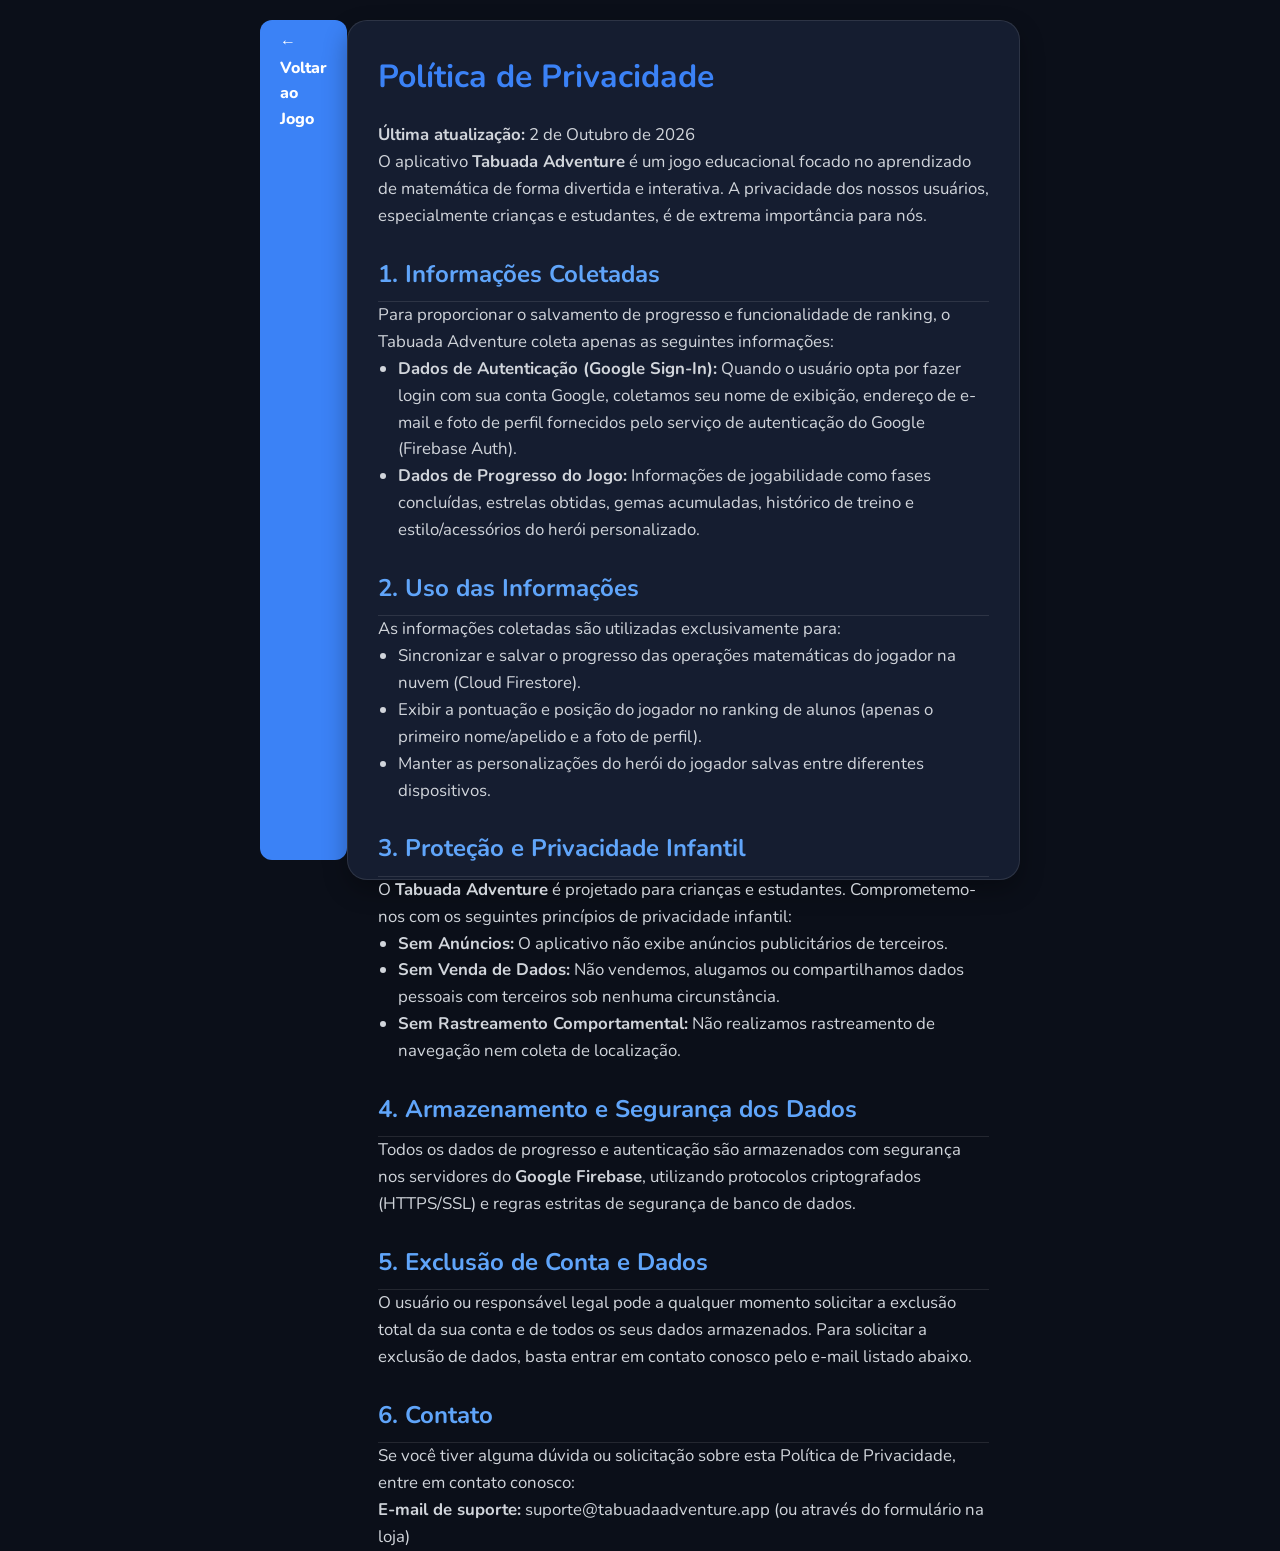
<file: privacidade.html>
<!DOCTYPE html>
<html lang="pt-BR">
<head>
    <meta charset="UTF-8">
    <meta name="viewport" content="width=device-width, initial-scale=1.0">
    <title>Política de Privacidade - Tabuada Adventure</title>
    <link rel="stylesheet" href="style.css">
    <link href="https://fonts.googleapis.com/css2?family=Nunito:wght@400;700;800;900&display=swap" rel="stylesheet">
    <style>
        body {
            background-color: #0b0f19;
            color: #f3f4f6;
            font-family: 'Nunito', sans-serif;
            line-height: 1.6;
            padding: 20px;
            max-width: 800px;
            margin: 0 auto;
        }
        .container {
            background: #151d30;
            padding: 30px;
            border-radius: 20px;
            box-shadow: 0 10px 25px rgba(0,0,0,0.3);
            border: 1px solid rgba(255,255,255,0.1);
        }
        h1 { color: #3b82f6; margin-bottom: 20px; }
        h2 { color: #60a5fa; margin-top: 25px; border-bottom: 1px solid rgba(255,255,255,0.1); padding-bottom: 8px; }
        p, li { color: #d1d5db; font-size: 1.05rem; }
        ul { padding-left: 20px; }
        a { color: #3b82f6; text-decoration: none; font-weight: bold; }
        a:hover { text-decoration: underline; }
        .back-btn {
            display: inline-block;
            margin-bottom: 20px;
            padding: 10px 20px;
            background: #3b82f6;
            color: white;
            border-radius: 12px;
            font-weight: 800;
        }
    </style>
</head>
<body>
    <a href="index.html" class="back-btn">← Voltar ao Jogo</a>
    <div class="container">
        <h1>Política de Privacidade</h1>
        <p><strong>Última atualização:</strong> 2 de Outubro de 2026</p>
        
        <p>O aplicativo <strong>Tabuada Adventure</strong> é um jogo educacional focado no aprendizado de matemática de forma divertida e interativa. A privacidade dos nossos usuários, especialmente crianças e estudantes, é de extrema importância para nós.</p>

        <h2>1. Informações Coletadas</h2>
        <p>Para proporcionar o salvamento de progresso e funcionalidade de ranking, o Tabuada Adventure coleta apenas as seguintes informações:</p>
        <ul>
            <li><strong>Dados de Autenticação (Google Sign-In):</strong> Quando o usuário opta por fazer login com sua conta Google, coletamos seu nome de exibição, endereço de e-mail e foto de perfil fornecidos pelo serviço de autenticação do Google (Firebase Auth).</li>
            <li><strong>Dados de Progresso do Jogo:</strong> Informações de jogabilidade como fases concluídas, estrelas obtidas, gemas acumuladas, histórico de treino e estilo/acessórios do herói personalizado.</li>
        </ul>

        <h2>2. Uso das Informações</h2>
        <p>As informações coletadas são utilizadas exclusivamente para:</p>
        <ul>
            <li>Sincronizar e salvar o progresso das operações matemáticas do jogador na nuvem (Cloud Firestore).</li>
            <li>Exibir a pontuação e posição do jogador no ranking de alunos (apenas o primeiro nome/apelido e a foto de perfil).</li>
            <li>Manter as personalizações do herói do jogador salvas entre diferentes dispositivos.</li>
        </ul>

        <h2>3. Proteção e Privacidade Infantil</h2>
        <p>O <strong>Tabuada Adventure</strong> é projetado para crianças e estudantes. Comprometemo-nos com os seguintes princípios de privacidade infantil:</p>
        <ul>
            <li><strong>Sem Anúncios:</strong> O aplicativo não exibe anúncios publicitários de terceiros.</li>
            <li><strong>Sem Venda de Dados:</strong> Não vendemos, alugamos ou compartilhamos dados pessoais com terceiros sob nenhuma circunstância.</li>
            <li><strong>Sem Rastreamento Comportamental:</strong> Não realizamos rastreamento de navegação nem coleta de localização.</li>
        </ul>

        <h2>4. Armazenamento e Segurança dos Dados</h2>
        <p>Todos os dados de progresso e autenticação são armazenados com segurança nos servidores do <strong>Google Firebase</strong>, utilizando protocolos criptografados (HTTPS/SSL) e regras estritas de segurança de banco de dados.</p>

        <h2>5. Exclusão de Conta e Dados</h2>
        <p>O usuário ou responsável legal pode a qualquer momento solicitar a exclusão total da sua conta e de todos os seus dados armazenados. Para solicitar a exclusão de dados, basta entrar em contato conosco pelo e-mail listado abaixo.</p>

        <h2>6. Contato</h2>
        <p>Se você tiver alguma dúvida ou solicitação sobre esta Política de Privacidade, entre em contato conosco:</p>
        <p><strong>E-mail de suporte:</strong> suporte@tabuadaadventure.app (ou através do formulário na loja)</p>
    </div>
</body>
</html>
</file>
<file: style.css>
:root {
    --bg-dark: #151c36;
    --bg-card: #20b2ff;
    --text-light: #ffffff;
    --primary: #facc15;
    --primary-dark: #eab308;
    --secondary: #20b2ff;
    --success: #10b981;
    --danger: #ef4444;
    --gray-dark: #334155;
    --gray-light: #94a3b8;
    --purple: #a855f7;
    --orange: #f97316;
}

* { box-sizing: border-box; margin: 0; padding: 0; font-family: 'Nunito', sans-serif; }

body {
    background-color: #0b0f19; display: flex; justify-content: center;
    height: 100vh; height: 100dvh; color: var(--text-light); overflow: hidden;
}

#app-container {
    background-color: var(--bg-dark); width: 100%; max-width: 414px;
    height: 100vh; height: 100dvh; display: flex; flex-direction: column;
    position: relative; overflow-x: hidden; box-shadow: 0 0 30px rgba(0,0,0,0.5);
}

.hidden { display: none !important; }
.text-orange { color: var(--orange); }
.text-yellow { color: var(--primary); }
.text-purple { color: var(--purple); }
.text-red { color: var(--danger); }
.text-gray { color: var(--gray-dark); }
.mt-2 { margin-top: 1.5rem; }

/* TELA LOGIN & CADASTRO COM APELIDO + PIN */
.login-content { display: flex; flex-direction: column; align-items: center; justify-content: center; min-height: 100%; text-align: center; }
.login-icon { animation: float 3s ease-in-out infinite; }
.login-title { font-size: 2.2rem; font-weight: 900; margin-bottom: 0.5rem; }
.login-subtitle { color: var(--gray-light); }

.auth-tabs {
    display: flex; gap: 6px; background: rgba(255, 255, 255, 0.08);
    padding: 5px; border-radius: 16px; width: 100%; margin-top: 5px;
    border: 1px solid rgba(255, 255, 255, 0.1);
}
.auth-tab-btn {
    flex: 1; padding: 10px 8px; border: none; border-radius: 12px;
    font-size: 0.85rem; font-weight: 900; background: transparent;
    color: var(--gray-light); cursor: pointer; transition: all 0.2s;
    display: flex; align-items: center; justify-content: center; gap: 6px;
}
.auth-tab-btn.active {
    background: var(--secondary); color: white;
    box-shadow: 0 4px 12px rgba(32, 178, 255, 0.35);
}

.auth-input-group { text-align: left; width: 100%; }
.auth-input-group label {
    display: flex; align-items: center; gap: 6px;
    font-size: 0.85rem; font-weight: 800; color: var(--gray-light); margin-bottom: 6px;
}
.auth-input-group input {
    width: 100%; padding: 13px 14px; border-radius: 14px;
    border: 2px solid var(--gray-dark); background: rgba(15, 23, 42, 0.7);
    color: white; font-size: 1.05rem; font-weight: 700; outline: none;
    transition: border-color 0.2s, box-shadow 0.2s;
}
.auth-input-group input:focus {
    border-color: var(--secondary);
    box-shadow: 0 0 12px rgba(32, 178, 255, 0.3);
}

.pin-input-wrapper { position: relative; display: flex; align-items: center; width: 100%; }
.pin-input-wrapper input { letter-spacing: 4px; padding-right: 45px; }
.btn-toggle-eye {
    position: absolute; right: 12px; background: transparent; border: none;
    color: var(--gray-light); font-size: 1.15rem; cursor: pointer; padding: 6px;
    transition: color 0.2s;
}
.btn-toggle-eye:hover { color: white; }

.auth-feedback-box {
    margin-top: 12px; padding: 10px 14px; border-radius: 12px;
    font-size: 0.88rem; font-weight: 800; text-align: center;
    line-height: 1.4;
}
.auth-feedback-box.error {
    background: rgba(239, 68, 68, 0.2); border: 1.5px solid var(--danger); color: #fca5a5;
}
.auth-feedback-box.success {
    background: rgba(16, 185, 129, 0.2); border: 1.5px solid var(--success); color: #86efac;
}
.auth-feedback-box.loading {
    background: rgba(250, 204, 21, 0.15); border: 1.5px solid var(--primary); color: #fef08a;
}

.auth-divider {
    display: flex; align-items: center; margin: 12px 0 10px 0;
    color: var(--gray-light); font-size: 0.85rem; font-weight: 800; text-transform: uppercase;
}
.auth-divider::before, .auth-divider::after {
    content: ""; flex: 1; height: 1px; background: rgba(255, 255, 255, 0.15); margin: 0 10px;
}

.guest-btn {
    width: 100%; background: linear-gradient(135deg, rgba(168, 85, 247, 0.25), rgba(59, 130, 246, 0.25));
    border: 2px solid var(--purple); color: white; padding: 13px; border-radius: 16px;
    font-weight: 900; font-size: 1rem; cursor: pointer; display: flex; align-items: center;
    justify-content: center; gap: 8px; transition: all 0.2s; box-shadow: 0 4px 12px rgba(168, 85, 247, 0.2);
}
.guest-btn:hover {
    background: linear-gradient(135deg, rgba(168, 85, 247, 0.4), rgba(59, 130, 246, 0.4));
    transform: translateY(-2px);
}
.guest-btn:active { transform: translateY(1px); }

@keyframes float {
    0%, 100% { transform: translateY(0); }
    50% { transform: translateY(-8px); }
}

/* Global Header */
#global-header {
    display: flex; justify-content: space-between; align-items: center;
    padding: 1rem; background: transparent; z-index: 10;
}
.user-profile { display: flex; align-items: center; gap: 10px; }
.avatar { width: 40px; height: 40px; background-color: var(--success); border-radius: 12px; }
.user-info { display: flex; flex-direction: column; }
.user-name { font-weight: 800; font-size: 1.1rem; }
.user-subtitle { font-size: 0.75rem; color: var(--gray-light); text-transform: uppercase; letter-spacing: 1px; }
.stats-container { display: flex; gap: 8px; font-weight: 800; font-size: 1rem; }
.stat { display: flex; align-items: center; gap: 4px; }

/* Screens */
.screen { flex: 1; display: flex; flex-direction: column; padding: 1rem; padding-bottom: 2.5rem; overflow-y: auto; }

/* ANIMAL SELECT & OPERATION SELECT */
.animal-grid { display: grid; grid-template-columns: repeat(2, 1fr); gap: 10px; margin-top: 2rem; }
.animal-option { background: var(--bg-card); border: 3px solid transparent; border-radius: 20px; aspect-ratio: 1; display: flex; justify-content: center; align-items: center; font-size: 4rem; color: var(--success); cursor: pointer; transition: transform 0.2s; }
.animal-option.selected { border-color: var(--text-light); transform: scale(1.05); background: var(--gray-dark); box-shadow: 0 0 20px var(--success); }

.operation-cards { display: flex; flex-direction: column; gap: 8px; margin-top: 1rem; }
.op-card { background: var(--bg-card); padding: 1rem; border-radius: 16px; display: flex; align-items: center; gap: 10px; font-size: 1.3rem; font-weight: 800; cursor: pointer; transition: transform 0.1s; box-shadow: 0 4px 0 var(--gray-dark); }
.op-card:active { transform: translateY(4px); box-shadow: none; }
.op-card i { font-size: 1.8rem; width: 40px; text-align: center; }
.op-card.mixed-card { background: linear-gradient(45deg, var(--bg-card), var(--gray-dark)); border: 2px dashed var(--purple); }

#screen-map {
    padding-top: 0;
}

/* Mapa */
.phase-card {
    background-color: var(--bg-card); border-radius: 20px; padding: 1.5rem;
    display: flex; justify-content: space-between; align-items: center; margin-bottom: 2rem;
    position: sticky; top: 0; z-index: 20; box-shadow: 0 10px 20px rgba(0,0,0,0.3);
    margin-top: 0.5rem;
}
.phase-subtitle { font-size: 0.7rem; font-weight: 800; opacity: 0.9; }
.phase-title { font-size: 1.8rem; font-weight: 900; margin: 5px 0; }
.phase-desc { font-size: 0.9rem; opacity: 0.9; }
.phase-monster { font-size: 3rem; color: rgba(255,255,255,0.8); }

.map-container { display: flex; flex-direction: column; align-items: center; padding-bottom: 4rem; gap: 50px; }
.node-wrapper { position: relative; display: flex; flex-direction: column; align-items: center; width: 100%; }
.node-wrapper:nth-child(even) .map-node { margin-left: -100px; }
.node-wrapper:nth-child(odd) .map-node { margin-right: -100px; }
.map-node {
    width: 70px; height: 70px; border-radius: 50%; display: flex; justify-content: center; align-items: center;
    font-size: 1.8rem; color: var(--text-light); background-color: var(--bg-dark); border: 4px solid var(--gray-dark);
    cursor: pointer; box-shadow: inset 0 -4px 0 rgba(0,0,0,0.2);
}
.node-label { position: absolute; bottom: -25px; font-size: 0.8rem; font-weight: 700; color: var(--gray-light); }
.start-label { position: absolute; top: -35px; background-color: var(--text-light); color: var(--bg-dark); font-size: 0.8rem; font-weight: 800; padding: 4px 12px; border-radius: 12px; }
.map-node.completed { background-color: var(--secondary); border-color: var(--text-light); }
.map-node.active { background-color: var(--primary); border-color: var(--text-light); color: var(--bg-dark); }
.map-node.locked { background-color: var(--bg-dark); border-color: var(--gray-dark); color: var(--gray-dark); }
.map-node.boss { border-radius: 20px; width: 80px; background-color: var(--gray-dark); color: rgba(255,255,255,0.3); }

/* TELA DE JOGO NORMAL */
.game-top-bar { display: flex; align-items: center; justify-content: space-between; width: 100%; gap: 10px; margin-bottom: 2rem; }
.quit-btn { background: transparent; border: none; color: var(--gray-light); font-size: 1.5rem; cursor: pointer; }
.progress-bar-container { flex: 1; }
.hearts-display { font-size: 1.2rem; font-weight: 800; display: flex; align-items: center; gap: 5px; }

.level-badge { background: rgba(255,255,255,0.1); padding: 8px 16px; border-radius: 20px; font-weight: 800; font-size: 0.9rem; color: var(--secondary); margin-bottom: 1rem; display: flex; align-items: center; gap: 8px; border: 1px solid rgba(255,255,255,0.1); }

.game-header { display: flex; flex-direction: column; align-items: center; margin-bottom: 1rem; width: 100%; position: relative;}
.game-header h3 { margin: 0; }
.close-btn { position: absolute; right: 0; top: 0; background: transparent; border: none; color: var(--gray-light); font-size: 1.5rem; cursor: pointer; padding: 5px; }

.progress-bar { width: 100%; height: 16px; background-color: var(--gray-dark); border-radius: 8px; overflow: hidden; margin-top: 1rem; }
#progress-fill, #assessment-progress-fill { height: 100%; background-color: var(--success); transition: width 0.3s; }
.game-content { display: flex; flex-direction: column; align-items: center; justify-content: center; flex: 1; }
.combo-text { font-size: 0.9rem; font-weight: 800; color: var(--gray-light); letter-spacing: 1px; transition: opacity 0.3s; }
.question-container { font-size: 4rem; font-weight: 900; text-align: center; color: var(--text-light); display: flex; justify-content: center; gap: 10px; margin-bottom: 1.5rem; align-items: center; }
.inline-answer {
    display: inline-block;
    min-width: 80px; height: 80px; font-size: 4rem; text-align: center; line-height: 70px;
    background-color: var(--bg-dark); color: var(--text-light);
    border: 3px dashed var(--gray-light); border-radius: 16px; font-weight: bold;
    padding: 0 10px; margin-left: 10px; vertical-align: middle;
}
.inline-answer.empty { color: var(--gray-dark); border-color: var(--gray-dark); }
.feedback { text-align: center; margin-top: 1rem; font-size: 1.5rem; font-weight: bold; height: 2rem; }

/* TELA DO CHEFÃO */
#screen-boss { background-color: var(--bg-dark); }
.boss-header { display: flex; justify-content: space-between; align-items: center; margin-bottom: 2rem; font-weight: 800;}
.boss-name-container { display: flex; align-items: center; gap: 10px; }
.boss-timer { color: var(--secondary); font-size: 1.2rem; }

.boss-arena { display: flex; flex-direction: column; align-items: center; width: 100%; }
.boss-avatar { font-size: 6rem; color: var(--purple); animation: float 2s ease-in-out infinite; margin-bottom: 1rem;}
.boss-health-container { width: 80%; }
.health-bar-bg { width: 100%; height: 16px; background-color: var(--gray-dark); border-radius: 8px; overflow: hidden; margin-bottom: 5px; }
.health-bar-fill { height: 100%; background: linear-gradient(90deg, var(--purple), #f472b6); transition: width 0.3s ease-out; }
.health-stats { display: flex; justify-content: space-between; font-size: 0.75rem; font-weight: 800; color: var(--primary); letter-spacing: 1px; }

.player-hearts { margin-top: 1.5rem; font-size: 1.5rem; display: flex; gap: 5px; }

/* VIRTUAL KEYBOARD */
.virtual-keyboard {
    display: grid; grid-template-columns: repeat(3, 1fr); gap: 8px; width: 100%;
    max-width: 380px; margin: 0 auto; padding-bottom: 1rem;
}
.key {
    background-color: var(--text-light); color: var(--bg-dark); border: none;
    border-radius: 16px; padding: 20px 0; font-size: 2rem; font-weight: 900;
    cursor: pointer; box-shadow: 0 6px 0 var(--gray-light); transition: transform 0.1s, box-shadow 0.1s;
}
.key:active { transform: translateY(6px); box-shadow: 0 0 0 transparent; }
.key.action-key { background-color: var(--danger); color: white; box-shadow: 0 6px 0 #b91c1c;}
.key.submit-key { background-color: var(--success); color: white; box-shadow: 0 6px 0 #047857;}

/* TELA DE VITÓRIA / DERROTA */
.win-bg { background: radial-gradient(circle at center, #263359 0%, var(--bg-dark) 70%); }
.win-content { display: flex; flex-direction: column; align-items: center; justify-content: center; height: 100%; }
.monster-defeated { position: relative; font-size: 4rem; color: var(--purple); margin-bottom: 2rem; }
.chat-bubble { position: absolute; top: -30px; right: -50px; background: white; color: var(--bg-dark); padding: 5px 10px; border-radius: 12px; font-size: 0.8rem; font-weight: bold; }
.medal-container { width: 100px; height: 100px; background-color: var(--secondary); border-radius: 50%; display: flex; justify-content: center; align-items: center; font-size: 3rem; color: white; border: 4px solid rgba(255,255,255,0.2); box-shadow: 0 0 30px var(--secondary); margin-bottom: 1rem; }
.boss-tag { background-color: var(--primary); color: var(--bg-dark); font-weight: 800; padding: 5px 15px; border-radius: 20px; font-size: 0.8rem; margin-bottom: 1rem; }
.win-title { font-size: 2rem; font-weight: 900; text-align: center; }
.win-subtitle { font-size: 1rem; color: var(--gray-light); margin-bottom: 2rem; text-align: center; }
.win-stats-card { background-color: var(--text-light); color: var(--bg-dark); width: 100%; border-radius: 16px; padding: 1.5rem; text-align: center; }
.win-stats-card p { margin: 5px 0; }
.final-blow { font-size: 1.1rem; }
.gem-reward { font-size: 1rem; font-weight: 800; color: var(--purple); }
.primary-btn { background-color: var(--text-light); color: var(--bg-dark); border: none; padding: 18px 30px; font-size: 1.2rem; border-radius: 16px; cursor: pointer; font-weight: 900; width: 100%; text-transform: uppercase; box-shadow: 0 6px 0 var(--gray-light); transition: transform 0.1s; }
.primary-btn:active { transform: translateY(6px); box-shadow: 0 0 0 transparent; }

/* ANIMAÇÕES DO CHEFÃO */
@keyframes bossHit {
    0% { transform: scale(1) translateX(0); filter: hue-rotate(0deg); }
    25% { transform: scale(0.9) translateX(-10px); filter: brightness(1.5); color: #ef4444; }
    50% { transform: scale(0.9) translateX(10px); filter: brightness(1.5); color: #ef4444; }
    75% { transform: scale(0.9) translateX(-10px); filter: brightness(1.5); color: #ef4444; }
    100% { transform: scale(1) translateX(0); filter: hue-rotate(0deg); }
}

@keyframes bossHeal {
    0% { transform: scale(1); }
    50% { transform: scale(1.3); filter: drop-shadow(0 0 30px #10b981); color: #10b981; }
    100% { transform: scale(1); }
}

.boss-anim-hit { animation: bossHit 0.4s ease-in-out; }
.boss-anim-heal { animation: bossHeal 0.6s ease-in-out; }

/* AVATAR & STORE */
#header-avatar { display: flex; justify-content: center; align-items: center; color: white; font-size: 1.5rem; }
.avatar-preview-box { display: flex; justify-content: center; padding: 2rem 0; background: var(--gray-dark); border-radius: 16px; margin-bottom: 2rem; }
.big-avatar { font-size: 6rem; color: var(--success); transition: color 0.3s; }
.store-items { display: grid; grid-template-columns: repeat(2, 1fr); gap: 10px; }
.store-item { background: var(--bg-card); padding: 1rem; border-radius: 16px; text-align: center; cursor: pointer; border: 3px solid transparent; }
.store-item.owned { background: var(--gray-dark); opacity: 0.8; }
.store-item.equipped { border-color: var(--primary); background: var(--gray-dark); }
.item-price { font-weight: 800; color: var(--purple); margin-top: 5px; }

/* BADGES / CONQUISTAS */
.badges-grid { display: grid; grid-template-columns: repeat(3, 1fr); gap: 10px; padding-bottom: 2rem;}
.badge-slot { background: var(--gray-dark); border-radius: 50%; aspect-ratio: 1; display: flex; justify-content: center; align-items: center; font-size: 2rem; color: rgba(255,255,255,0.1); border: 2px dashed rgba(255,255,255,0.2); }
.badge-slot.unlocked { background: var(--primary); color: var(--bg-dark); border: 4px solid var(--text-light); box-shadow: 0 0 15px var(--primary); }

/* RESPONSIVIDADE PARA SMARTPHONES (Telas < 380px como iPhone SE, Androids antigos) */
@media (max-width: 380px) {
    .question-container { font-size: 3rem; margin-bottom: 1rem; }
    .inline-answer { font-size: 3rem; min-width: 60px; height: 60px; line-height: 50px; }
    .key { padding: 15px 0; font-size: 1.5rem; }
    .boss-avatar { font-size: 4.5rem; }
    .login-title { font-size: 1.8rem; }
    .virtual-keyboard { gap: 8px; }
}

.study-number-btn {
    background: var(--bg-card);
    border-radius: 12px;
    display: flex;
    justify-content: center;
    align-items: center;
    color: var(--text-light);
    font-size: 1.5rem;
    font-weight: 800;
    cursor: pointer;
    aspect-ratio: 1;
    transition: transform 0.1s;
    border: 3px solid transparent;
}
.study-number-btn:active {
    transform: scale(0.95);
}

/* ANIMAÇÕES E BRILHOS PARA ITENS RAROS DO AVATAR */
@keyframes crownGlow {
    0%, 100% { filter: drop-shadow(0 0 4px #facc15) drop-shadow(0 0 10px rgba(250, 204, 21, 0.6)); }
    50% { filter: drop-shadow(0 0 8px #fef08a) drop-shadow(0 0 18px rgba(250, 204, 21, 0.95)); }
}

@keyframes fireGlow {
    0%, 100% { filter: drop-shadow(0 -3px 6px #ef4444); transform: translateY(0); }
    50% { filter: drop-shadow(0 -5px 12px #f97316); transform: translateY(-1px); }
}

@keyframes wizardSparkle {
    0%, 100% { filter: drop-shadow(0 0 5px #a855f7); }
    50% { filter: drop-shadow(0 0 12px #c084fc); }
}

.sparkle-crown { animation: crownGlow 2.5s ease-in-out infinite; }
.sparkle-fire { animation: fireGlow 1.8s ease-in-out infinite; }
.sparkle-wizard { animation: wizardSparkle 2.2s ease-in-out infinite; }
</file>
